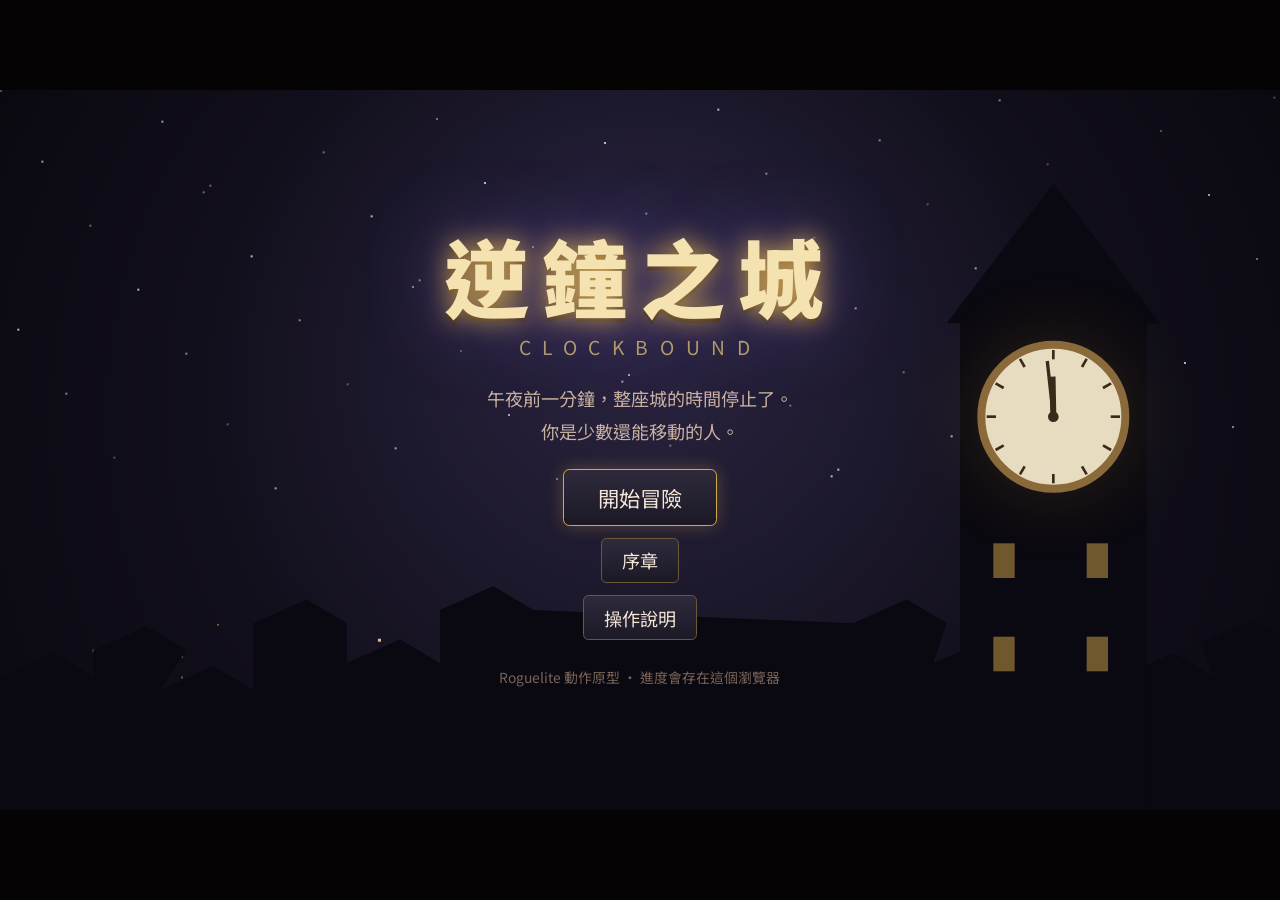
<file: index.html>
<!DOCTYPE html>
<html lang="zh-Hant">
<head>
  <meta charset="UTF-8">
  <meta name="viewport" content="width=device-width, initial-scale=1">
  <title>逆鐘之城 Clockbound</title>
  <link rel="preconnect" href="https://fonts.googleapis.com">
  <link rel="preconnect" href="https://fonts.gstatic.com" crossorigin>
  <link rel="stylesheet" href="https://fonts.googleapis.com/css2?family=Noto+Sans+TC:wght@400;700;900&display=swap">
  <link rel="stylesheet" href="style.css">
</head>
<body>
  <div id="stage">
    <canvas id="game"></canvas>
    <div id="ui"></div>
  </div>
  <script src="src/core.js"></script>
  <script src="src/sprites.js"></script>
  <script src="src/fx.js"></script>
  <script src="src/world.js"></script>
  <script src="src/data.js"></script>
  <script src="src/player.js"></script>
  <script src="src/enemies.js"></script>
  <script src="src/story.js"></script>
  <script src="src/rooms.js"></script>
  <script src="src/render.js"></script>
  <script src="src/ui.js"></script>
  <script src="src/main.js"></script>
</body>
</html>
</file>
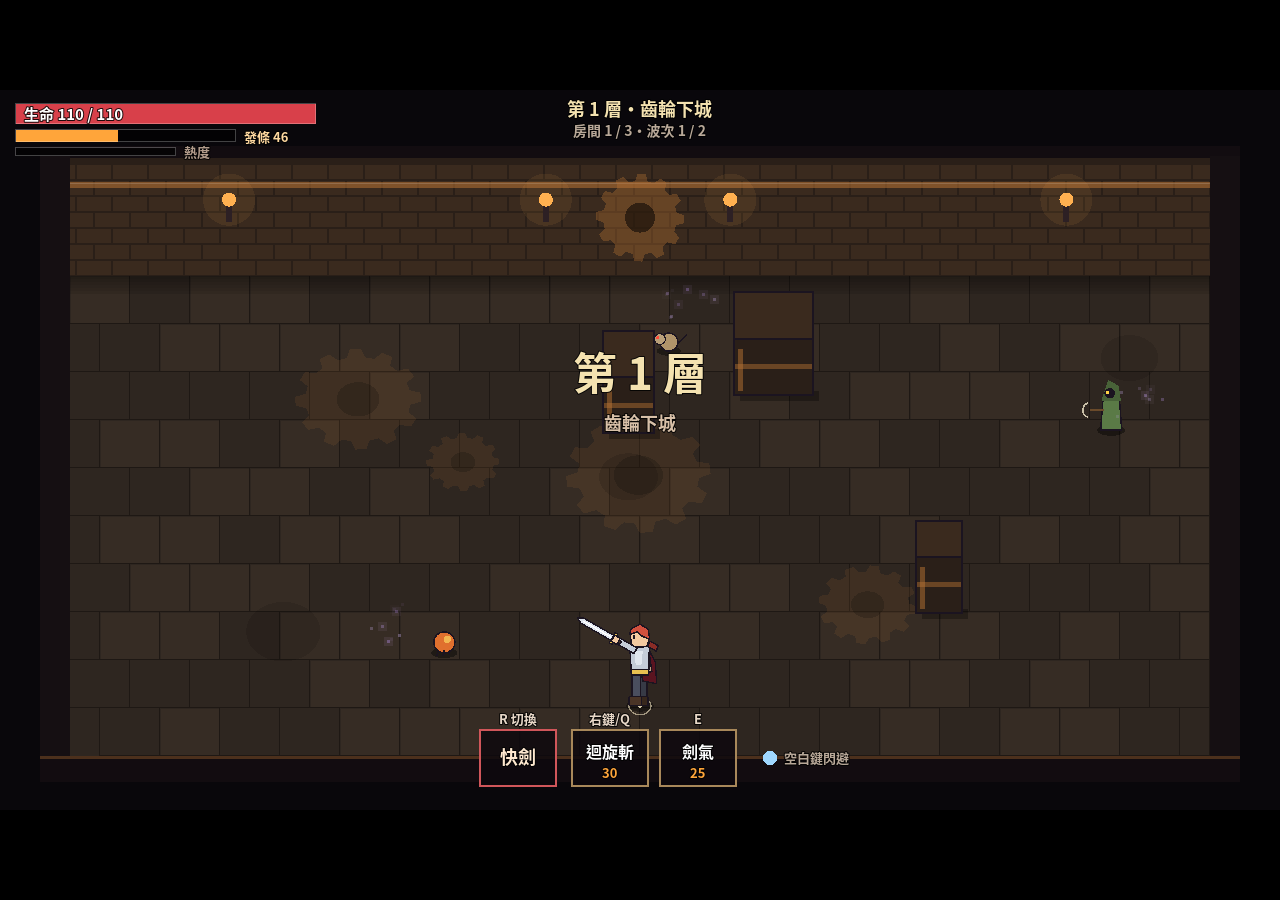
<file: play/index.html>
<!DOCTYPE html>
<html lang="en">
	<head>
		<meta charset="utf-8">
		<meta name="viewport" content="width=device-width, user-scalable=no, initial-scale=1.0">
		<title>逆鐘之城 Clockbound</title>
		<style>
html, body, #canvas {
	margin: 0;
	padding: 0;
	border: 0;
}

body {
	color: white;
	background-color: black;
	overflow: hidden;
	touch-action: none;
}

#canvas {
	display: block;
}

#canvas:focus {
	outline: none;
}

#status, #status-splash, #status-progress {
	position: absolute;
	left: 0;
	right: 0;
}

#status, #status-splash {
	top: 0;
	bottom: 0;
}

#status {
	background-color: #242424;
	display: flex;
	flex-direction: column;
	justify-content: center;
	align-items: center;
	visibility: hidden;
}

#status-splash {
	max-height: 100%;
	max-width: 100%;
	margin: auto;
}

#status-progress, #status-notice {
	display: none;
}

#status-progress {
	bottom: 10%;
	width: 50%;
	margin: 0 auto;
}

#status-notice {
	background-color: #5b3943;
	border-radius: 0.5rem;
	border: 1px solid #9b3943;
	color: #e0e0e0;
	font-family: 'Noto Sans', 'Droid Sans', Arial, sans-serif;
	line-height: 1.3;
	margin: 0 2rem;
	overflow: hidden;
	padding: 1rem;
	text-align: center;
	z-index: 1;
}
		</style>
		<link id="-gd-engine-icon" rel="icon" type="image/png" href="index.icon.png" />
<link rel="apple-touch-icon" href="index.apple-touch-icon.png"/>

	</head>
	<body>
		<canvas id="canvas">
			Your browser does not support the canvas tag.
		</canvas>

		<noscript>
			Your browser does not support JavaScript.
		</noscript>

		<div id="status">
			<img id="status-splash" src="index.png" alt="">
			<progress id="status-progress"></progress>
			<div id="status-notice"></div>
		</div>

		<script src="index.js"></script>
		<script>
const GODOT_CONFIG = {"args":[],"canvasResizePolicy":2,"ensureCrossOriginIsolationHeaders":true,"executable":"index","experimentalVK":false,"fileSizes":{"index.pck":331760,"index.wasm":35376909},"focusCanvas":true,"gdextensionLibs":[]};
const GODOT_THREADS_ENABLED = false;
const engine = new Engine(GODOT_CONFIG);

(function () {
	const statusOverlay = document.getElementById('status');
	const statusProgress = document.getElementById('status-progress');
	const statusNotice = document.getElementById('status-notice');

	let initializing = true;
	let statusMode = '';

	function setStatusMode(mode) {
		if (statusMode === mode || !initializing) {
			return;
		}
		if (mode === 'hidden') {
			statusOverlay.remove();
			initializing = false;
			return;
		}
		statusOverlay.style.visibility = 'visible';
		statusProgress.style.display = mode === 'progress' ? 'block' : 'none';
		statusNotice.style.display = mode === 'notice' ? 'block' : 'none';
		statusMode = mode;
	}

	function setStatusNotice(text) {
		while (statusNotice.lastChild) {
			statusNotice.removeChild(statusNotice.lastChild);
		}
		const lines = text.split('\n');
		lines.forEach((line) => {
			statusNotice.appendChild(document.createTextNode(line));
			statusNotice.appendChild(document.createElement('br'));
		});
	}

	function displayFailureNotice(err) {
		console.error(err);
		if (err instanceof Error) {
			setStatusNotice(err.message);
		} else if (typeof err === 'string') {
			setStatusNotice(err);
		} else {
			setStatusNotice('An unknown error occured');
		}
		setStatusMode('notice');
		initializing = false;
	}

	const missing = Engine.getMissingFeatures({
		threads: GODOT_THREADS_ENABLED,
	});

	if (missing.length !== 0) {
		if (GODOT_CONFIG['serviceWorker'] && GODOT_CONFIG['ensureCrossOriginIsolationHeaders'] && 'serviceWorker' in navigator) {
			// There's a chance that installing the service worker would fix the issue
			Promise.race([
				navigator.serviceWorker.getRegistration().then((registration) => {
					if (registration != null) {
						return Promise.reject(new Error('Service worker already exists.'));
					}
					return registration;
				}).then(() => engine.installServiceWorker()),
				// For some reason, `getRegistration()` can stall
				new Promise((resolve) => {
					setTimeout(() => resolve(), 2000);
				}),
			]).catch((err) => {
				console.error('Error while registering service worker:', err);
			}).then(() => {
				window.location.reload();
			});
		} else {
			// Display the message as usual
			const missingMsg = 'Error\nThe following features required to run Godot projects on the Web are missing:\n';
			displayFailureNotice(missingMsg + missing.join('\n'));
		}
	} else {
		setStatusMode('progress');
		engine.startGame({
			'onProgress': function (current, total) {
				if (current > 0 && total > 0) {
					statusProgress.value = current;
					statusProgress.max = total;
				} else {
					statusProgress.removeAttribute('value');
					statusProgress.removeAttribute('max');
				}
			},
		}).then(() => {
			setStatusMode('hidden');
		}, displayFailureNotice);
	}
}());
		</script>
	</body>
</html>
</file>
<file: style.css>
* { box-sizing: border-box; margin: 0; padding: 0; }
html, body { width: 100%; height: 100%; background: #050304; overflow: hidden; }
body { font-family: "Noto Sans TC", "PingFang TC", "Microsoft JhengHei", sans-serif; color: #eadfd2; user-select: none; }
#stage { position: absolute; inset: 0; display: flex; align-items: center; justify-content: center; }
#game { display: block; cursor: none; image-rendering: auto; }
#ui { position: absolute; left: 50%; top: 50%; transform: translate(-50%, -50%); pointer-events: none; font-size: 16px; }

/* 疊層：大小用 em，跟著畫面縮放 */
.layer { position: absolute; inset: 0; display: none; align-items: center; justify-content: center; }
.layer.show { display: flex; pointer-events: auto; background: rgba(5, 4, 10, 0.72); backdrop-filter: blur(2px); }
.layer.title, .layer.camp-layer { background: transparent; backdrop-filter: none; }

button {
  font: inherit; font-size: 0.85em; color: #f3e6d6; cursor: pointer;
  background: linear-gradient(#2e2a3c, #1c1926); border: 1px solid #6a5a3a; border-radius: 0.3em;
  padding: 0.45em 1.1em; transition: transform .08s, background .15s, border-color .15s;
}
button:hover:not(:disabled) { background: linear-gradient(#433c58, #2a2538); border-color: #e8c870; transform: translateY(-1px); }
button:disabled { opacity: 0.4; cursor: default; }
button.big { font-size: 1em; padding: 0.55em 1.6em; border-color: #d4a84a; box-shadow: 0 0 0.8em rgba(212, 168, 74, 0.3); }

h1 { font-size: 1.8em; margin-bottom: 0.4em; }
h2 { font-size: 1.3em; margin-bottom: 0.5em; color: #ffd9b0; letter-spacing: 0.05em; }
h3 { font-size: 0.95em; margin: 0.3em 0 0.5em; color: #e8c870; }
.row { display: flex; gap: 0.6em; justify-content: center; margin-top: 0.9em; flex-wrap: wrap; }
.col { display: flex; flex-direction: column; gap: 0.6em; align-items: center; margin-top: 1em; }

.panel {
  background: linear-gradient(#16131ff2, #0d0b14f2); border: 1px solid #4a405a; border-radius: 0.5em;
  padding: 1.2em 1.6em; max-width: 92%; max-height: 92%; overflow: auto; box-shadow: 0 0 2em rgba(0,0,0,0.8), inset 0 0 2em rgba(120,100,40,0.12);
}
.panel.wide { width: 54em; }
.panel p { font-size: 0.85em; line-height: 1.6; margin: 0.4em 0; color: #d8c8b8; }

/* 標題 */
.title-wrap { text-align: center; }
.logo { font-size: 4em; font-weight: 900; letter-spacing: 0.15em; color: #f4e2b0;
  text-shadow: 0 0 0.3em #d4a84a, 0 0 0.9em #5a4a9a, 0 0.05em 0 #2a1a0a; animation: flick 3s infinite; }
.logo-en { font-size: 0.9em; letter-spacing: 0.6em; color: #b09a6a; margin-top: -0.2em; }
.tagline { margin-top: 1.2em; font-size: 0.85em; line-height: 1.8; color: #c8b0a0; }
.foot { margin-top: 2em; font-size: 0.65em; color: #7a6458; }
@keyframes flick { 0%, 100% { opacity: 1; } 45% { opacity: 0.92; } 50% { opacity: 1; } 52% { opacity: 0.85; } 54% { opacity: 1; } }

.help table { font-size: 0.8em; border-collapse: collapse; margin-bottom: 0.6em; }
.help td { padding: 0.25em 0.8em; border-bottom: 1px solid #3a2420; }
.help td:first-child { color: #ffcf9a; white-space: nowrap; }
.help { width: 34em; }

/* 營地 */
.camp { width: 92%; height: 90%; display: flex; flex-direction: column; background: rgba(12, 10, 18, 0.9); border: 1px solid #4a405a; border-radius: 0.5em; padding: 0.9em 1.2em; }
.camp-head { display: flex; justify-content: space-between; align-items: center; }
.crys { font-size: 1.05em; color: #e8c870; font-weight: bold; }
.camp-body { flex: 1; display: flex; gap: 1.2em; min-height: 0; }
.camp-left { flex: 1.1; display: flex; flex-direction: column; }
.camp-right { flex: 1; display: flex; flex-direction: column; min-height: 0; }
.chars { display: flex; flex-direction: column; gap: 0.5em; }
.char { display: grid; grid-template-columns: 3em 1fr; grid-template-rows: auto auto auto; column-gap: 0.7em; padding: 0.55em 0.7em; border: 1px solid #3a2420; border-radius: 0.4em; background: #1a1012; cursor: pointer; transition: border-color .15s; }
.char:hover { border-color: #8a5a3a; }
.char.sel { border-color: #e8c870; background: #2a1814; box-shadow: 0 0 0.8em rgba(212,168,74,0.25); }
.char.locked { opacity: 0.55; }
.c-icon { grid-row: 1 / 4; width: 2.2em; height: 2.2em; border-radius: 50%; border: 2px solid; display: flex; align-items: center; justify-content: center; font-size: 1.3em; }
.char > :not(.c-icon) { grid-column: 2; }
.c-name { font-weight: bold; font-size: 0.95em; }
.c-name span { font-weight: normal; font-size: 0.75em; color: #c8a890; margin-left: 0.5em; }
.c-desc { font-size: 0.72em; color: #c8b8a8; line-height: 1.45; }
.c-stat { font-size: 0.68em; color: #a88a70; margin-top: 0.15em; }
.stats { margin-top: auto; font-size: 0.72em; color: #8a7466; padding-top: 0.6em; }
.metas { display: flex; flex-direction: column; gap: 0.35em; overflow: auto; padding-right: 0.3em; }
.meta { display: flex; align-items: center; gap: 0.6em; padding: 0.35em 0.6em; background: #1a1012; border: 1px solid #2e1c18; border-radius: 0.35em; }
.meta.maxed { opacity: 0.55; }
.m-icon { font-size: 1.2em; width: 1.5em; text-align: center; }
.m-body { flex: 1; }
.m-name { font-size: 0.82em; font-weight: bold; }
.m-name span { color: #e8c870; font-weight: normal; margin-left: 0.3em; }
.m-desc { font-size: 0.68em; color: #b8a090; }
.meta button { font-size: 0.72em; white-space: nowrap; min-width: 5em; }
.camp-foot { display: flex; justify-content: space-between; margin-top: 0.7em; }

/* 卡片 */
.choose { text-align: center; max-width: 94%; }
.choose .sub { font-size: 0.8em; color: #c8b0a0; margin: -0.3em 0 0.8em; }
.cards { display: flex; gap: 1em; justify-content: center; }
.cards.wrap { flex-wrap: wrap; gap: 0.7em; }
.shop .card { width: 10.5em; min-height: 13em; }
.card {
  position: relative; width: 12em; min-height: 15em; padding: 1em 0.8em; border-radius: 0.5em; cursor: pointer;
  background: linear-gradient(#1e1a28, #12101a); border: 2px solid #5a4a44; display: flex; flex-direction: column; align-items: center;
  transition: transform .12s, box-shadow .12s; animation: cardIn .3s backwards;
}
.card:nth-child(2) { animation-delay: .06s; } .card:nth-child(3) { animation-delay: .12s; } .card:nth-child(4) { animation-delay: .18s; } .card:nth-child(5) { animation-delay: .24s; }
@keyframes cardIn { from { opacity: 0; transform: translateY(1em) scale(0.95); } }
.card:hover { transform: translateY(-0.3em); box-shadow: 0 0.5em 1.5em rgba(0,0,0,0.6), 0 0 1em var(--glow, rgba(255,150,80,0.3)); }
.card.r-common { border-color: #8a8070; --glow: rgba(220,210,190,0.3); }
.card.r-rare { border-color: #4a8aff; --glow: rgba(80,140,255,0.45); }
.card.r-epic { border-color: #b06aff; --glow: rgba(176,106,255,0.55); background: linear-gradient(#2a1838, #140c18); }
.card.r-relic { border-color: #e0b040; --glow: rgba(255,200,60,0.45); }
.card.r-skill { border-color: #4ac0e0; --glow: rgba(74,192,224,0.45); }
.k-key { position: absolute; top: 0.4em; left: 0.5em; font-size: 0.65em; color: #8a7466; }
.k-icon { font-size: 2.4em; margin: 0.2em 0 0.3em; filter: drop-shadow(0 0 0.3em rgba(255,160,80,0.5)); }
.k-name { font-weight: bold; font-size: 0.95em; color: #ffe8d0; }
.k-tag { font-size: 0.65em; color: #c8a080; margin: 0.25em 0 0.6em; }
.k-desc { font-size: 0.78em; line-height: 1.5; color: #e0d0c0; }
.card .buy { margin-top: auto; }
.shop .card { cursor: default; }

/* 事件 */
.event { text-align: center; width: 30em; }
.ev-icon { font-size: 3em; }
.event .col button { width: 100%; }

/* 構築 */
.build { display: flex; gap: 1em; text-align: left; }
.b-col { flex: 1; min-width: 0; }
.b-skill { font-size: 0.78em; background: #1a1012; border: 1px solid #2e1c18; border-radius: 0.3em; padding: 0.4em 0.6em; margin-bottom: 0.4em; line-height: 1.5; }
.b-skill small { color: #b8a090; }
.b-skill.empty { color: #6a5a50; }
.b-stats { display: grid; grid-template-columns: 1fr 1fr; gap: 0.2em 0.6em; font-size: 0.72em; color: #c8b8a8; margin-top: 0.5em; }
.b-list { display: flex; flex-direction: column; gap: 0.3em; max-height: 19em; overflow: auto; }
.b-item { display: flex; gap: 0.5em; align-items: flex-start; font-size: 0.75em; background: #1a1012; border-left: 3px solid #8a8070; padding: 0.3em 0.5em; border-radius: 0.2em; }
.b-item.r-rare { border-color: #4a8aff; } .b-item.r-epic { border-color: #b06aff; } .b-item.r-relic { border-color: #e0b040; }
.b-item span { font-size: 1.3em; }
.b-item small { display: block; color: #b8a090; line-height: 1.4; }
.none { font-size: 0.75em; color: #6a5a50; }

/* 結算 */
.end { text-align: center; width: 32em; }
.end.won h1 { color: #f4e2b0; text-shadow: 0 0 0.5em #d4a84a; }
.end-stats { display: flex; justify-content: space-around; margin: 1.2em 0; }
.end-stats b { display: block; font-size: 1.4em; color: #ffcf9a; }
.end-stats span { font-size: 0.7em; color: #a88a70; }

/* 橫幅 / 提示 */
.banner { position: absolute; top: 24%; left: 0; right: 0; text-align: center; opacity: 0; pointer-events: none; }
.banner.on { animation: banner 2.6s forwards; }
.b-title { font-size: 2.4em; font-weight: 900; color: #f4e2b0; letter-spacing: 0.2em; text-shadow: 0 0 0.4em #d4a84a, 0 0.06em 0 #000; }
.b-sub { font-size: 0.9em; color: #d8a888; letter-spacing: 0.3em; }
@keyframes banner { 0% { opacity: 0; transform: scale(1.15); } 15% { opacity: 1; transform: scale(1); } 75% { opacity: 1; } 100% { opacity: 0; } }
.toast { position: absolute; bottom: 16%; left: 50%; transform: translateX(-50%); background: rgba(20,10,12,0.9); border: 1px solid #6a5a3a; padding: 0.4em 1em; border-radius: 0.3em; font-size: 0.8em; opacity: 0; pointer-events: none; white-space: nowrap; }
.toast.on { animation: toast 2.2s forwards; }
@keyframes toast { 0% { opacity: 0; } 10% { opacity: 1; } 80% { opacity: 1; } 100% { opacity: 0; } }

::-webkit-scrollbar { width: 6px; } ::-webkit-scrollbar-thumb { background: #4a2a20; border-radius: 3px; }

/* 角色選擇（工坊） */
.roster { display: grid; grid-template-columns: repeat(5, minmax(0, 1fr)); gap: 0.45em; }
.tile { text-align: center; padding: 0.5em 0.2em; border: 1px solid #2e2a3a; border-radius: 0.4em; background: #15121c; cursor: pointer; transition: border-color .15s, transform .1s; }
.tile:hover { border-color: #6a5a3a; transform: translateY(-1px); }
.tile.sel { border-color: #e8c870; background: #221d2c; box-shadow: 0 0 0.8em rgba(212,168,74,0.25); }
.tile.locked { opacity: 0.55; }
.t-icon { width: 2.4em; height: 2.4em; margin: 0 auto 0.25em; border-radius: 50%; border: 2px solid; display: flex; align-items: center; justify-content: center; font-size: 1.15em; }
.t-name { font-size: 0.82em; font-weight: bold; }
.t-name .star { color: #e8c870; margin-left: 0.2em; }
.t-sub { font-size: 0.62em; color: #a8988a; }
.detail { margin-top: 0.6em; padding: 0.6em 0.8em; background: #15121c; border: 1px solid #2e2a3a; border-radius: 0.4em; }
.d-head b { font-size: 1.05em; color: #f4e2b0; }
.d-head span { font-size: 0.72em; color: #b8a898; margin-left: 0.6em; }
.d-desc { font-size: 0.74em; color: #d8c8b8; line-height: 1.55; margin: 0.35em 0 0.5em; }
.stances { display: grid; grid-template-columns: 1fr 1fr; gap: 0.4em; }
.st { background: #1e1a28; border-radius: 0.3em; padding: 0.35em 0.5em; }
.st b { font-size: 0.75em; display: block; }
.st small { font-size: 0.66em; color: #b8a898; line-height: 1.4; display: block; }
.d-foot { font-size: 0.66em; color: #a8988a; margin-top: 0.4em; line-height: 1.4; }

/* 對話 */
.layer.dialog-layer { background: linear-gradient(transparent 55%, rgba(4,3,8,0.75)); backdrop-filter: none; align-items: flex-end; }
.dialog { display: flex; gap: 0.9em; width: 82%; margin-bottom: 4%; padding: 0.9em 1.2em; background: linear-gradient(#1a1624f5, #0e0c15f5); border: 1px solid #6a5a3a; border-radius: 0.5em; cursor: pointer; box-shadow: 0 0 1.5em rgba(0,0,0,0.7); animation: cardIn .2s; }
.dialog.narr { justify-content: center; text-align: center; border-color: #3a3450; }
.dl-face { flex: none; width: 3.2em; height: 3.2em; border-radius: 50%; border: 2px solid; display: flex; align-items: center; justify-content: center; font-size: 1.6em; background: #221d2c; }
.dl-body { flex: 1; min-width: 0; }
.dl-name { font-weight: bold; font-size: 0.9em; margin-bottom: 0.2em; }
.dl-text { font-size: 0.95em; line-height: 1.6; min-height: 3.2em; color: #f0e6d8; }
.dialog.narr .dl-text { font-style: italic; color: #e0d4c0; }
.dl-hint { font-size: 0.62em; color: #7a6e66; margin-top: 0.3em; }
.story { width: 36em; }
.story p { font-size: 0.88em; }
</file>
